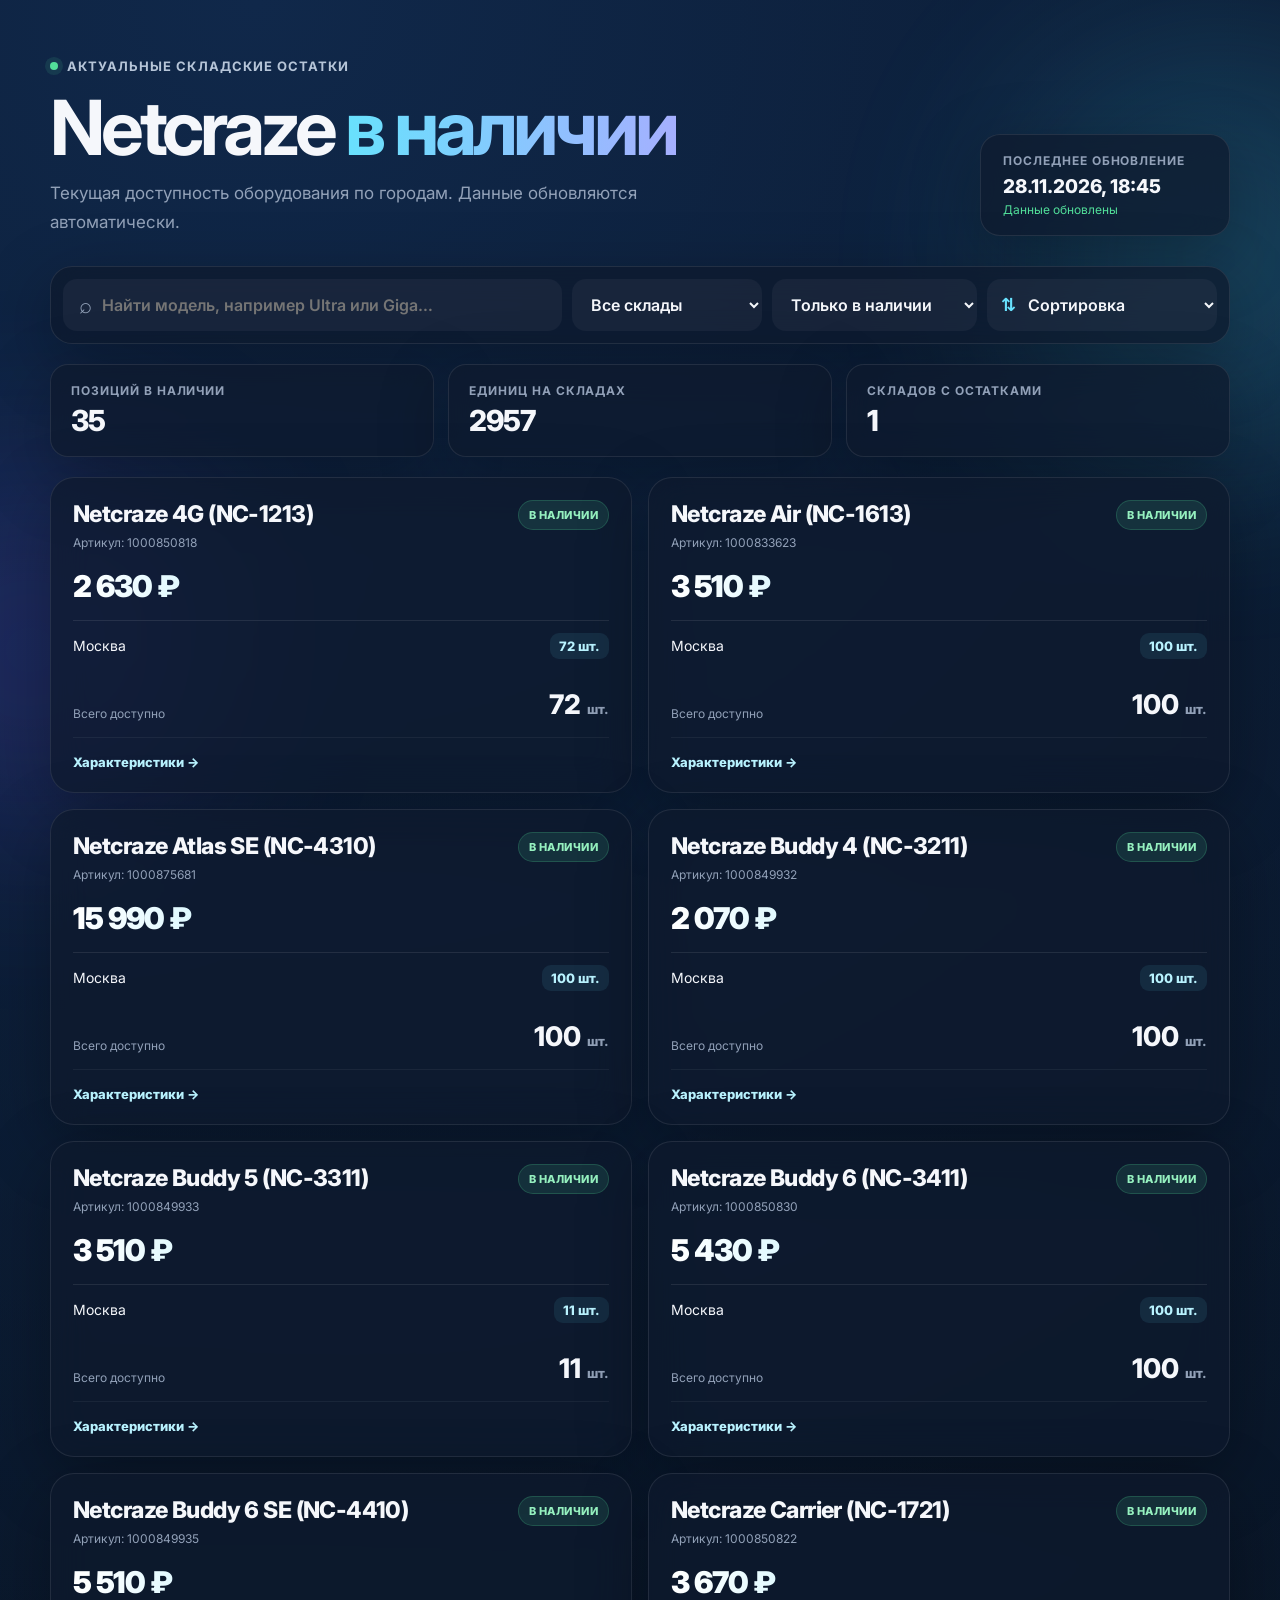
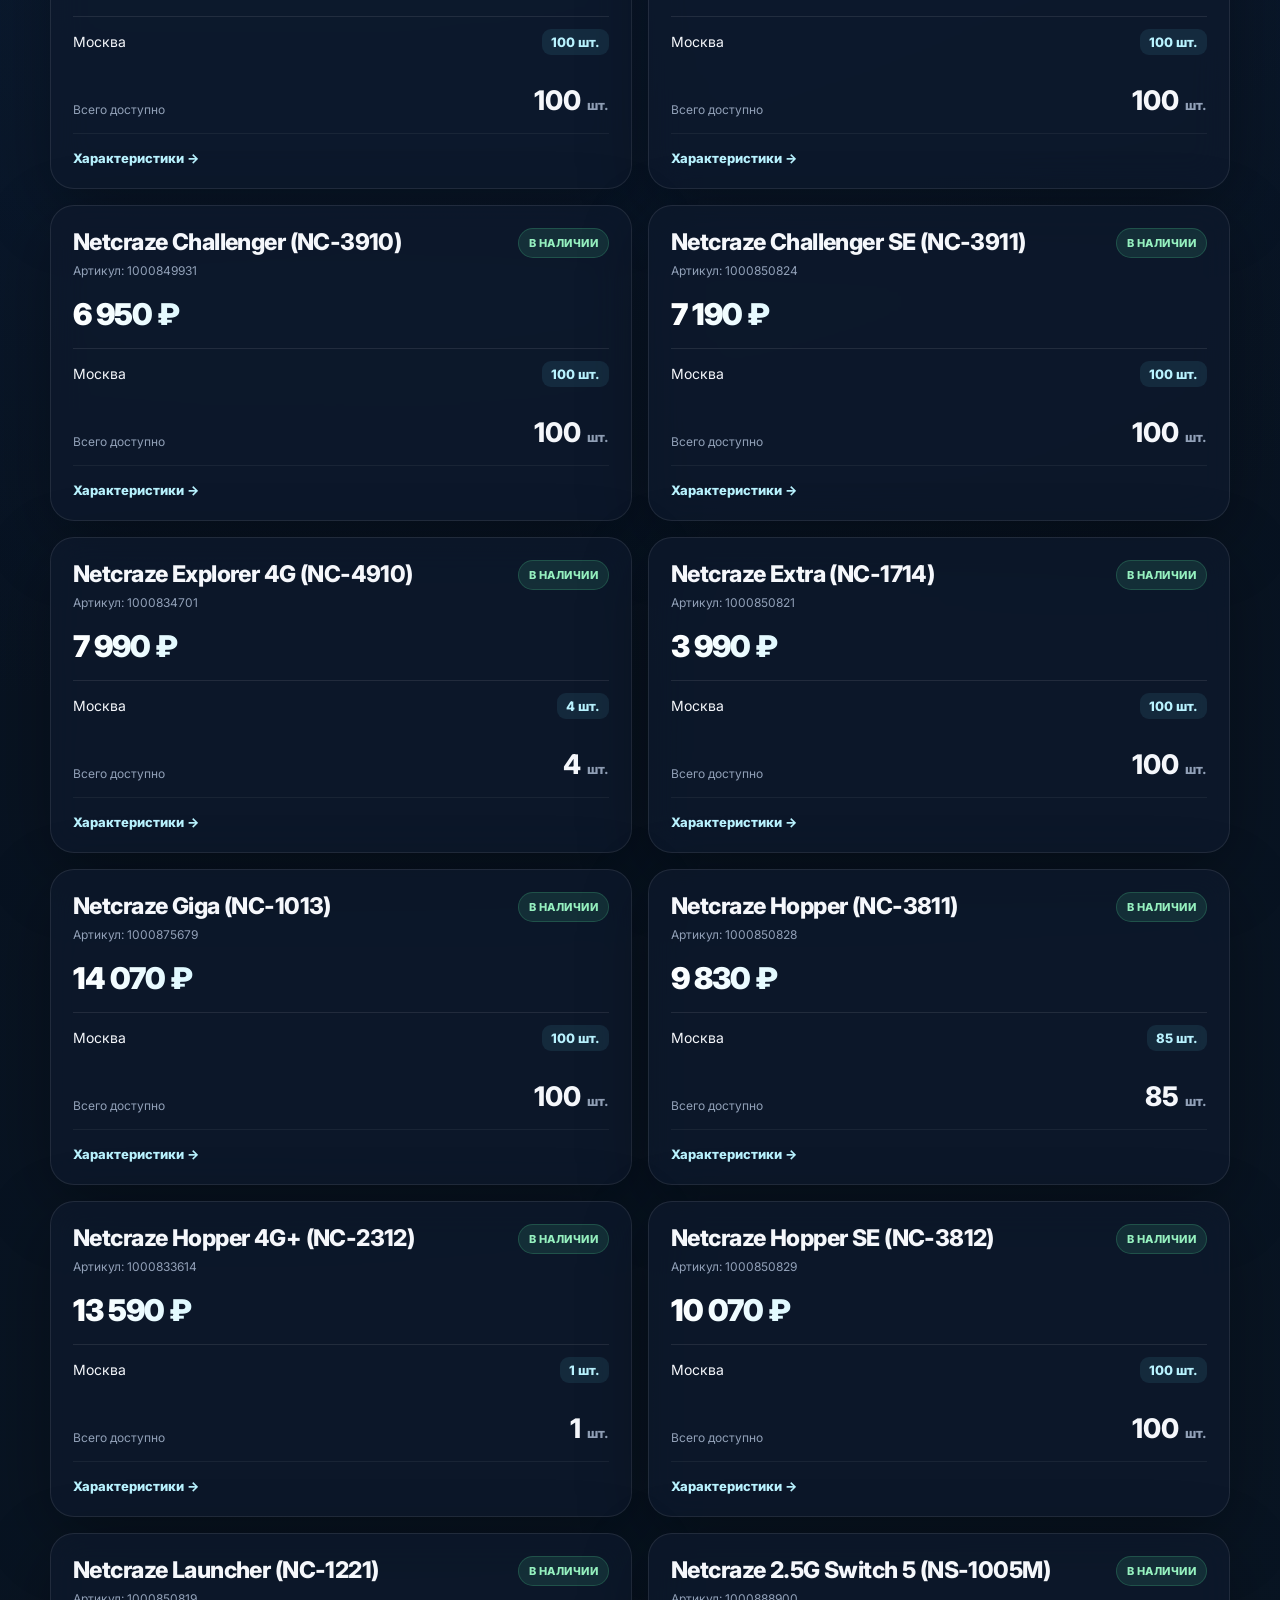
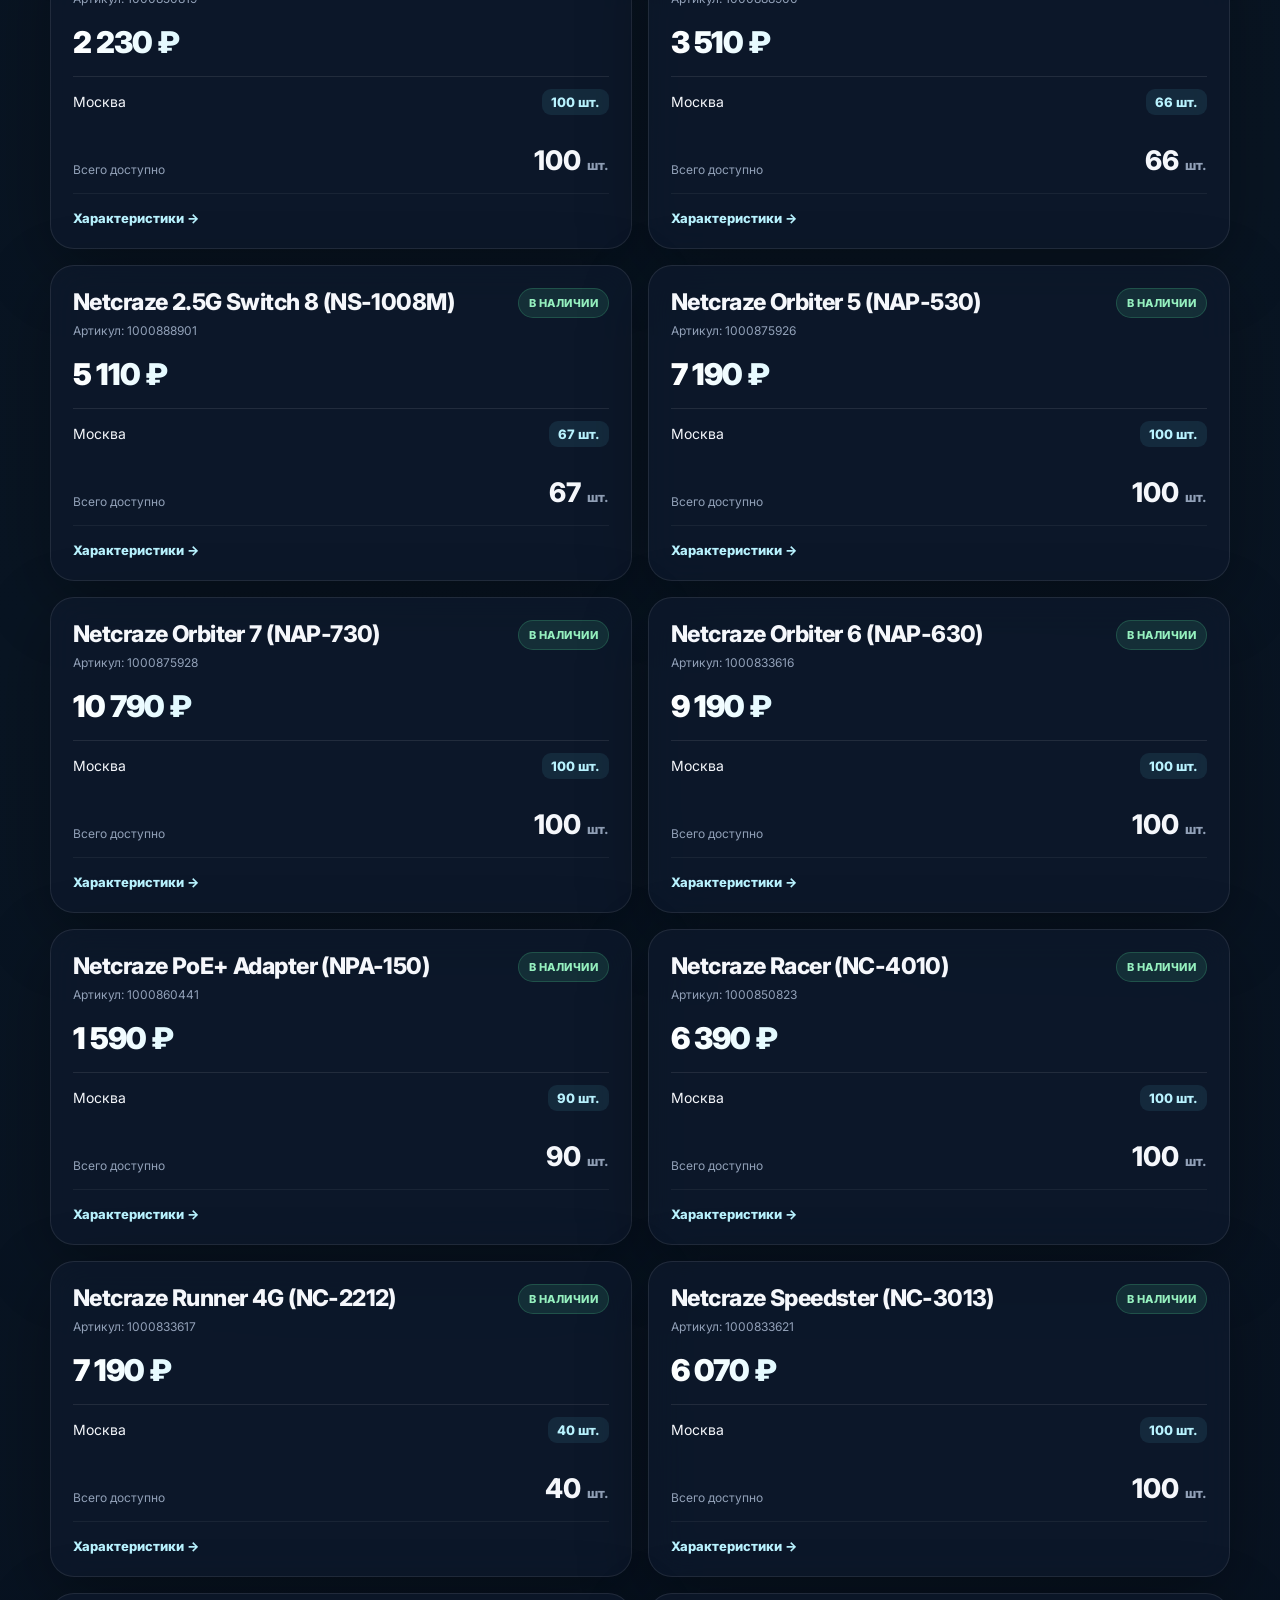
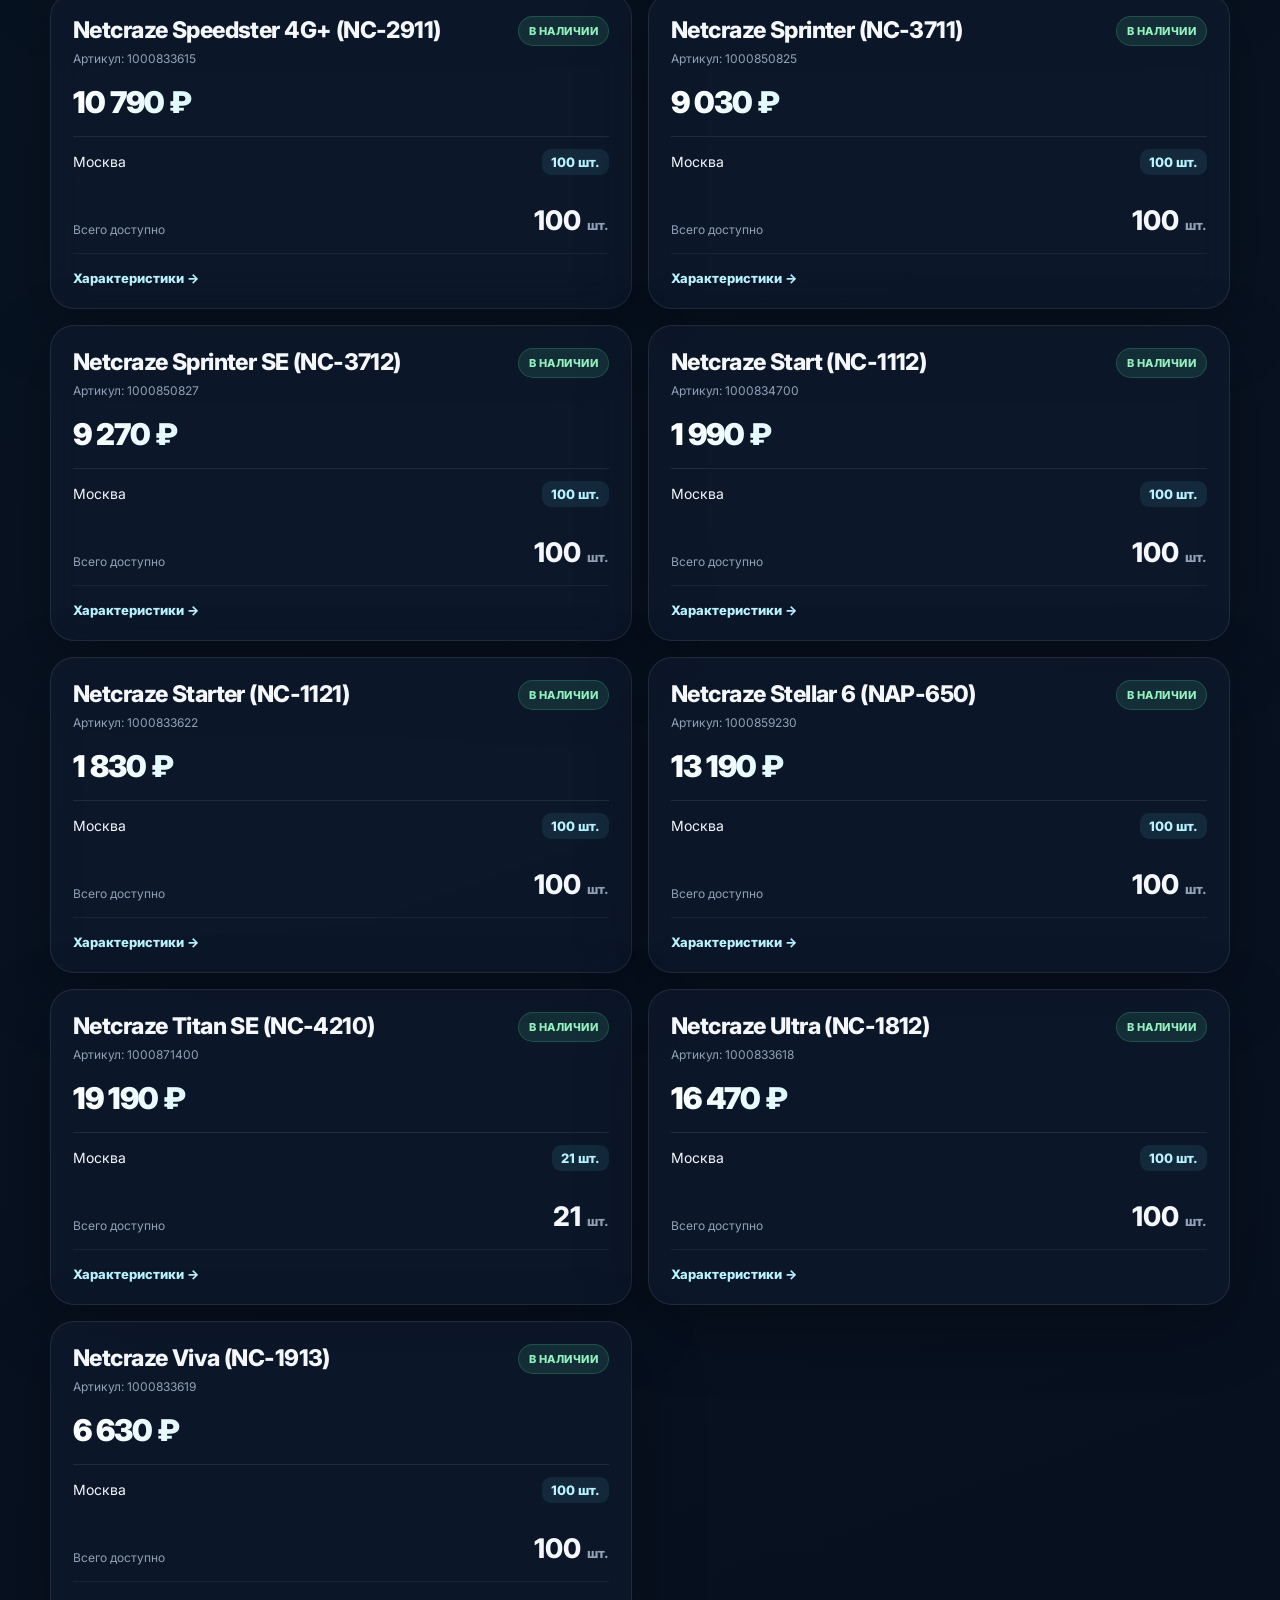
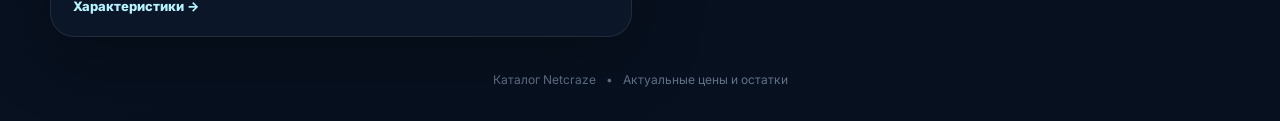
<file: index.html>
<!doctype html>
<html lang="ru">
<head>
  <meta charset="utf-8" />
  <meta name="viewport" content="width=device-width,initial-scale=1" />
  <meta name="theme-color" content="#0b1220" />
  <title>Netcraze — наличие оборудования</title>
  <link rel="preconnect" href="https://fonts.googleapis.com">
  <link rel="preconnect" href="https://fonts.gstatic.com" crossorigin>
  <link href="https://fonts.googleapis.com/css2?family=Inter:wght@400;500;600;700;800&display=swap" rel="stylesheet">
  <link rel="stylesheet" href="styles.css?v=8" />
</head>
<body>
  <div class="bg-orb bg-orb-a"></div><div class="bg-orb bg-orb-b"></div>
  <main class="shell">
    <header class="hero">
      <div>
        <div class="eyebrow"><span class="live-dot"></span> Актуальные складские остатки</div>
        <h1>Netcraze <span>в наличии</span></h1>
        <p>Текущая доступность оборудования по городам. Данные обновляются автоматически.</p>
      </div>
      <div class="updated-card">
        <div class="updated-label">Последнее обновление</div>
        <div id="updatedAt" class="updated-value">—</div>
        <div id="syncState" class="updated-sub">Загрузка данных…</div>
      </div>
    </header>

    <section class="toolbar glass">
      <label class="search-wrap">
        <span>⌕</span>
        <input id="search" type="search" placeholder="Найти модель, например Ultra или Giga…" autocomplete="off" />
      </label>
      <select id="cityFilter"><option value="">Все города</option></select>
      <select id="statusFilter">
        <option value="in-stock">Только в наличии</option>
        <option value="all">Все модели</option>
      </select>
      <label class="sort-wrap" title="Сортировка каталога">
        <span class="sort-icon">⇅</span>
        <select id="sortFilter">
          <option value="default">Сортировка</option>
          <option value="price-asc">Сначала дешевле</option>
          <option value="price-desc">Сначала дороже</option>
        </select>
      </label>
    </section>

    <section class="stats" id="stats"></section>
    <section class="products" id="products"></section>
    <div id="empty" class="empty hidden">Ничего не найдено. Попробуйте изменить фильтры.</div>

    <footer>
      <span>Каталог Netcraze</span>
      <span>•</span>
      <span>Актуальные цены и остатки</span>
    </footer>
  </main>
  <script src="app.js?v=8"></script>
</body>
</html>
</file>
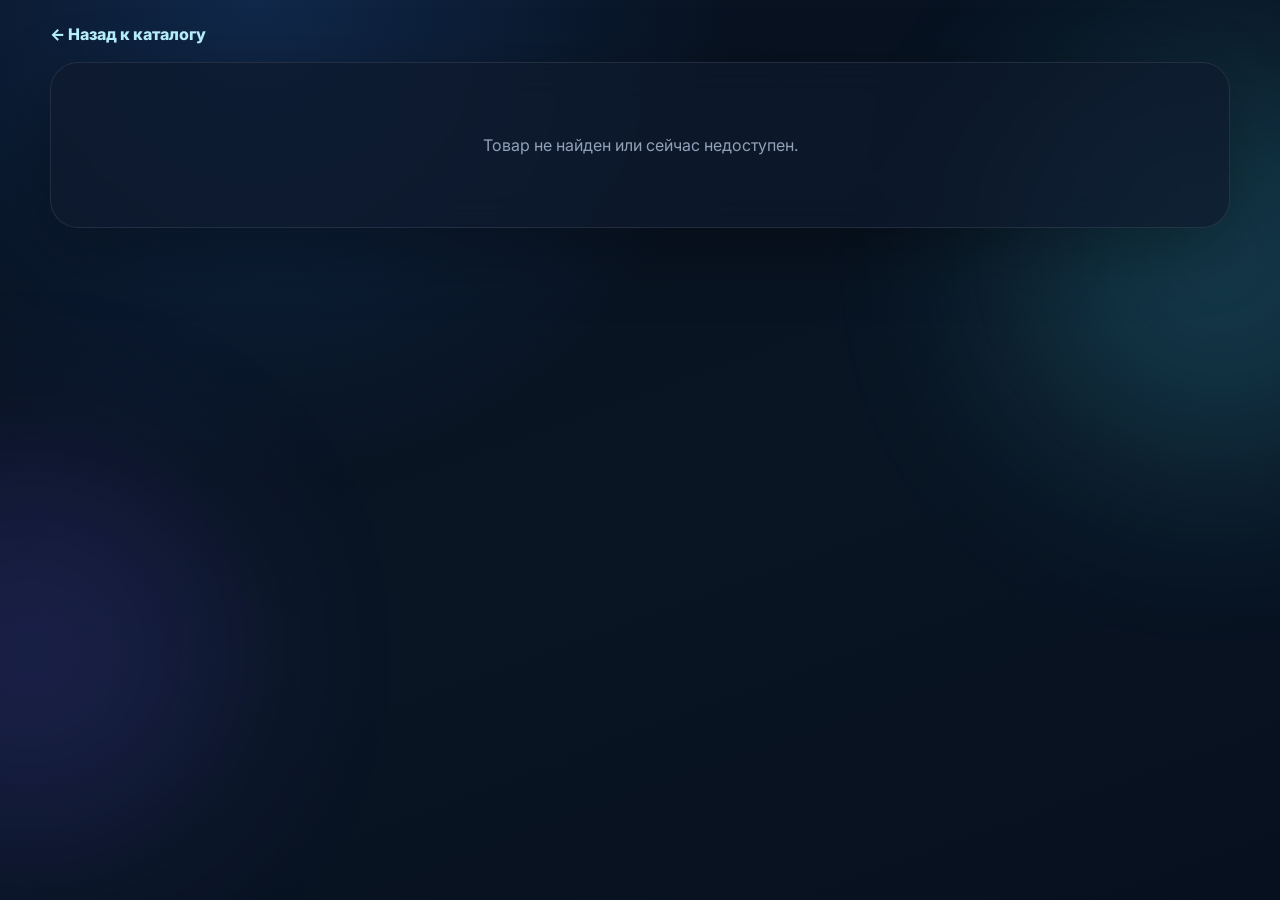
<file: product-v2.html>
<!doctype html>
<html lang="ru">
<head>
  <meta charset="utf-8" />
  <meta name="viewport" content="width=device-width,initial-scale=1" />
  <meta name="theme-color" content="#0b1220" />
  <title>Netcraze — характеристики</title>
  <link rel="preconnect" href="https://fonts.googleapis.com">
  <link rel="preconnect" href="https://fonts.gstatic.com" crossorigin>
  <link href="https://fonts.googleapis.com/css2?family=Inter:wght@400;500;600;700;800;900&display=swap" rel="stylesheet">
  <link rel="stylesheet" href="styles.css?v=8" />
  <link rel="stylesheet" href="product-v2.css?v=2" />
</head>
<body>
  <div class="bg-orb bg-orb-a"></div><div class="bg-orb bg-orb-b"></div>
  <main class="pd-shell">
    <a class="pd-back" href="index.html">← Назад к каталогу</a>
    <section id="productView" class="pd-card">
      <div class="pd-loading">Загрузка характеристик…</div>
    </section>
  </main>
  <script src="product-v2.js?v=2"></script>
</body>
</html>
</file>
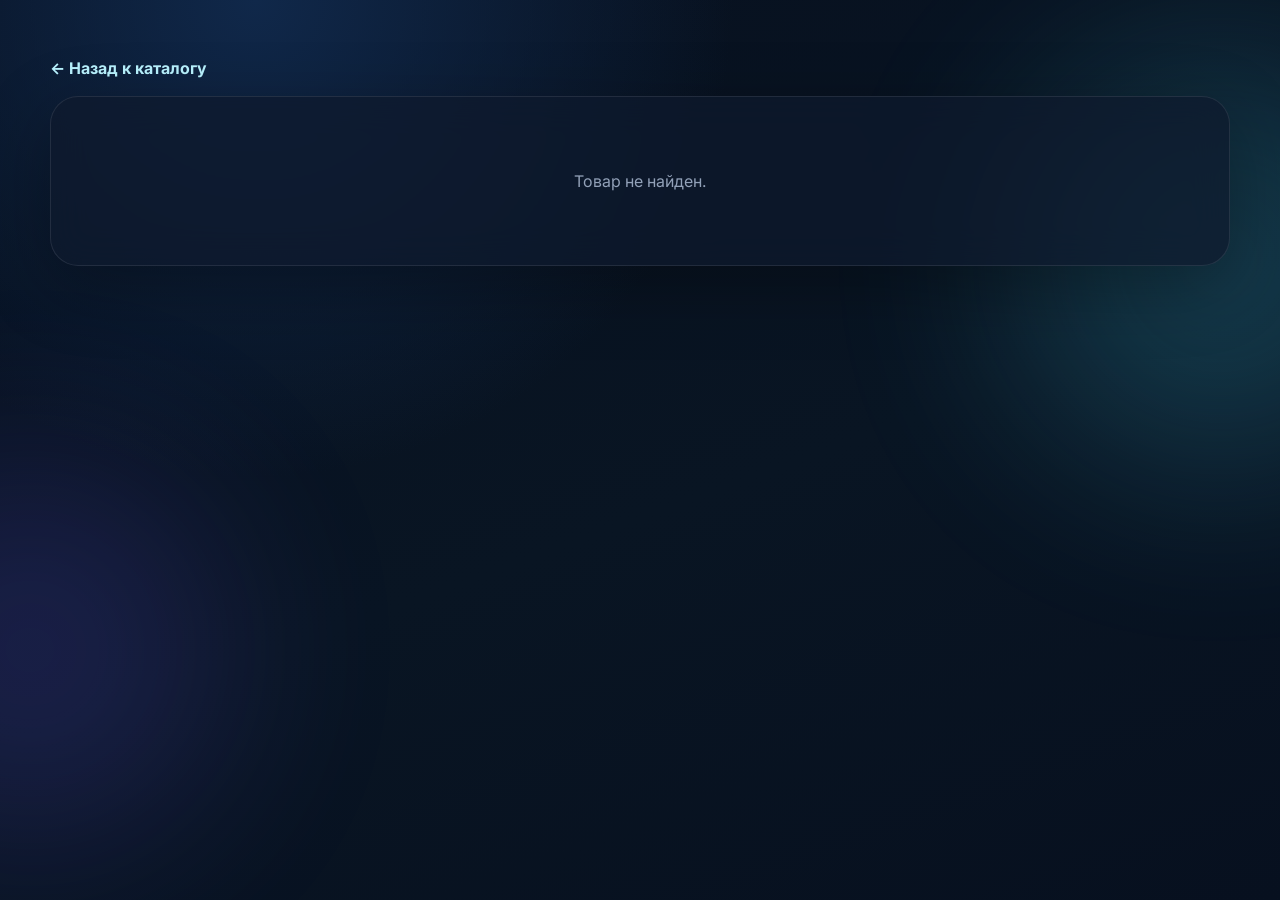
<file: product.html>
<!doctype html>
<html lang="ru">
<head>
  <meta charset="utf-8" />
  <meta name="viewport" content="width=device-width,initial-scale=1" />
  <meta name="theme-color" content="#0b1220" />
  <title>Netcraze — характеристики</title>
  <link rel="preconnect" href="https://fonts.googleapis.com">
  <link rel="preconnect" href="https://fonts.gstatic.com" crossorigin>
  <link href="https://fonts.googleapis.com/css2?family=Inter:wght@400;500;600;700;800&display=swap" rel="stylesheet">
  <link rel="stylesheet" href="styles.css?v=7" />
  <link rel="stylesheet" href="product.css?v=5" />
</head>
<body>
  <div class="bg-orb bg-orb-a"></div><div class="bg-orb bg-orb-b"></div>
  <main class="shell product-shell">
    <a class="back-link" href="index.html">← Назад к каталогу</a>
    <section id="productView" class="product-view glass">
      <div class="loading">Загрузка характеристик…</div>
    </section>
  </main>
  <script src="product.js?v=5"></script>
</body>
</html>
</file>
<file: styles.css>
:root{--bg:#07101f;--panel:rgba(15,26,45,.72);--line:rgba(255,255,255,.09);--text:#f5f7fb;--muted:#92a1b8;--accent:#68e1fd;--accent2:#7c8cff;--good:#52df9a;--warn:#f7c660;--shadow:0 20px 70px rgba(0,0,0,.3)}
*{box-sizing:border-box}html{min-height:100%;background:var(--bg)}body{margin:0;min-height:100vh;color:var(--text);font-family:Inter,system-ui,sans-serif;background:radial-gradient(circle at 20% 0%,#10284a 0%,transparent 35%),linear-gradient(160deg,#07101f 0%,#091523 55%,#07101f 100%);overflow-x:hidden}.shell{width:min(1180px,calc(100% - 32px));margin:0 auto;padding:58px 0 34px;position:relative;z-index:2}.bg-orb{position:fixed;border-radius:50%;filter:blur(100px);opacity:.18;pointer-events:none}.bg-orb-a{width:420px;height:420px;background:#49dffc;right:-150px;top:50px}.bg-orb-b{width:380px;height:380px;background:#7159ff;left:-160px;bottom:60px}.hero{display:grid;grid-template-columns:1fr auto;gap:32px;align-items:end;margin-bottom:30px}.eyebrow{font-size:13px;font-weight:700;letter-spacing:.08em;text-transform:uppercase;color:#b6c5d8;display:flex;align-items:center;gap:9px}.live-dot{width:8px;height:8px;border-radius:50%;background:var(--good);box-shadow:0 0 0 5px rgba(82,223,154,.11)}h1{font-size:clamp(42px,7vw,76px);line-height:.98;letter-spacing:-.055em;margin:16px 0 15px}h1 span{background:linear-gradient(90deg,var(--accent),#a5afff);-webkit-background-clip:text;background-clip:text;color:transparent}.hero p{margin:0;color:var(--muted);font-size:17px;max-width:650px;line-height:1.65}.glass,.updated-card,.product-card,.stat{background:var(--panel);border:1px solid var(--line);box-shadow:var(--shadow);backdrop-filter:blur(18px)}.updated-card{border-radius:20px;padding:18px 22px;min-width:250px}.updated-label{font-size:12px;text-transform:uppercase;letter-spacing:.08em;color:var(--muted);font-weight:700}.updated-value{font-weight:800;font-size:19px;margin:7px 0 4px}.updated-sub{font-size:12px;color:var(--good)}.toolbar{border-radius:22px;padding:12px;display:grid;grid-template-columns:minmax(320px,1fr) minmax(180px,190px) minmax(190px,205px) minmax(205px,230px);gap:10px}.search-wrap{display:flex;align-items:center;gap:10px;background:rgba(255,255,255,.045);border:1px solid transparent;border-radius:14px;padding:0 15px;transition:.2s;min-width:0}.search-wrap:focus-within{border-color:rgba(104,225,253,.45);background:rgba(104,225,253,.055)}.search-wrap span{font-size:22px;color:var(--muted)}input,select{width:100%;border:0;outline:0;background:rgba(255,255,255,.045);color:var(--text);border-radius:14px;padding:15px;font:inherit;font-weight:600}input{background:transparent;padding-left:0;min-width:0}select{cursor:pointer;white-space:nowrap}select option{background:#101b2c}.sort-wrap{display:flex;align-items:center;gap:8px;background:rgba(255,255,255,.045);border-radius:14px;padding-left:14px;min-width:0}.sort-wrap .sort-icon{color:var(--accent);font-size:18px;font-weight:900;flex:none}.sort-wrap select{background:transparent;padding-left:0;min-width:0}.stats{display:grid;grid-template-columns:repeat(3,1fr);gap:14px;margin:20px 0}.stat{border-radius:18px;padding:18px 20px}.stat-label{color:var(--muted);font-size:12px;text-transform:uppercase;letter-spacing:.08em;font-weight:700}.stat-value{font-size:29px;font-weight:800;margin-top:5px;letter-spacing:-.03em}.products{display:grid;grid-template-columns:repeat(2,minmax(0,1fr));gap:16px}.product-card{border-radius:24px;padding:22px;transition:transform .18s ease,border-color .18s ease}.product-card:hover{transform:translateY(-3px);border-color:rgba(104,225,253,.25)}.product-top{display:flex;justify-content:space-between;gap:16px;align-items:flex-start}.product-name{font-size:23px;font-weight:800;letter-spacing:-.025em}.product-sku{color:var(--muted);font-size:12px;margin-top:7px}.price{font-size:30px;font-weight:900;letter-spacing:-.035em;margin-top:18px;background:linear-gradient(90deg,#ffffff,var(--accent));-webkit-background-clip:text;background-clip:text;color:transparent}.badge{flex:none;border-radius:999px;padding:7px 10px;font-size:11px;font-weight:800;letter-spacing:.04em;text-transform:uppercase}.badge.good{color:#95f0bf;background:rgba(82,223,154,.12);border:1px solid rgba(82,223,154,.2)}.badge.none{color:#aab4c3;background:rgba(255,255,255,.06);border:1px solid var(--line)}.stock-list{margin-top:16px;border-top:1px solid var(--line)}.stock-row{display:grid;grid-template-columns:1fr auto;align-items:center;padding:12px 0;border-bottom:1px solid rgba(255,255,255,.055)}.stock-row:last-child{border-bottom:0}.city{font-size:14px}.qty{font-size:13px;font-weight:800;padding:5px 9px;border-radius:9px;background:rgba(104,225,253,.09);color:#b9f3ff}.stock-total{display:flex;justify-content:space-between;align-items:end;margin-top:17px}.stock-total .label{color:var(--muted);font-size:12px}.stock-total .num{font-weight:800;font-size:27px}.product-card.clickable{cursor:pointer}.details-link{margin-top:16px;padding-top:16px;border-top:1px solid rgba(255,255,255,.055);color:#b9f3ff;font-weight:800;font-size:13px}.empty{text-align:center;color:var(--muted);padding:60px 20px}.hidden{display:none}footer{display:flex;justify-content:center;gap:10px;color:#61718a;font-size:12px;padding-top:35px}
@media(max-width:1050px){.toolbar{grid-template-columns:minmax(280px,1fr) repeat(3,minmax(170px,1fr))}.toolbar select{font-size:14px}}
@media(max-width:900px){.toolbar{grid-template-columns:1fr 1fr}.search-wrap{grid-column:1/-1}.sort-wrap{padding-left:12px}}
@media(max-width:820px){.shell{padding-top:32px}.hero{grid-template-columns:1fr}.updated-card{min-width:0}.stats{grid-template-columns:1fr}.products{grid-template-columns:1fr}}
@media(max-width:560px){.toolbar{grid-template-columns:1fr}.search-wrap{grid-column:auto}.sort-wrap{width:100%}}
</file>
<file: product-v2.css>
.pd-shell{width:min(1180px,calc(100% - 32px));margin:0 auto;padding:24px 0 40px;position:relative;z-index:2}.pd-back{display:inline-flex;margin:0 0 18px;color:#b9f3ff;text-decoration:none;font-weight:800}.pd-card{background:rgba(15,26,45,.72);border:1px solid rgba(255,255,255,.09);box-shadow:0 20px 70px rgba(0,0,0,.3);backdrop-filter:blur(18px);border-radius:28px;padding:32px}.pd-loading,.pd-notfound{padding:40px;color:#92a1b8;text-align:center}.pd-head{display:grid;grid-template-columns:minmax(0,1.55fr) minmax(320px,.65fr);gap:42px;align-items:start;margin-bottom:34px}.pd-main{min-width:0}.pd-kicker{font-size:12px;font-weight:800;letter-spacing:.1em;text-transform:uppercase;color:#a9b8cc}.pd-title{font-size:clamp(42px,5vw,66px);line-height:1.02;letter-spacing:-.045em;margin:12px 0 10px;color:#f5f7fb}.pd-sku{color:#92a1b8;font-size:13px}.pd-desc{color:#92a1b8;font-size:17px;line-height:1.65;max-width:760px;margin:22px 0 18px}.pd-official{display:inline-flex;align-items:center;gap:10px;padding:13px 17px;border-radius:14px;text-decoration:none;color:#06111f;background:linear-gradient(90deg,#9ef1ff,#a9b4ff);font-weight:900;box-shadow:0 12px 30px rgba(104,225,253,.14);transition:.18s}.pd-official:hover{transform:translateY(-2px);box-shadow:0 16px 38px rgba(104,225,253,.22)}.pd-buy{border:1px solid rgba(255,255,255,.09);border-radius:22px;padding:22px;background:linear-gradient(180deg,rgba(255,255,255,.035),rgba(255,255,255,.018));box-shadow:0 16px 50px rgba(0,0,0,.18)}.pd-price{font-size:44px;font-weight:900;white-space:nowrap;letter-spacing:-.04em;color:#f5f7fb}.pd-status{display:flex;align-items:center;gap:9px;flex-wrap:wrap;margin:14px 0 16px;color:#9cefc1}.pd-status-dot{width:9px;height:9px;border-radius:50%;background:#52df9a;box-shadow:0 0 0 5px rgba(82,223,154,.1)}.pd-status-total{color:#92a1b8;font-size:13px}.pd-stock-list{display:grid;gap:10px}.pd-stock-row{display:flex;justify-content:space-between;gap:14px;align-items:center;padding:11px 12px;border-radius:12px;background:rgba(255,255,255,.035);border:1px solid rgba(255,255,255,.055)}.pd-stock-row span{color:#d7dfeb;font-size:13px}.pd-stock-row strong{color:#b9f3ff;font-size:13px}.pd-stock-empty{color:#92a1b8;font-size:13px}.pd-specs{margin-top:6px}.pd-spec-head{margin-bottom:14px}.pd-spec-kicker{font-size:11px;text-transform:uppercase;letter-spacing:.12em;color:#92a1b8;font-weight:800}.pd-spec-title{font-size:24px;margin:4px 0 0;color:#f5f7fb}.pd-table{border:1px solid rgba(255,255,255,.09);border-radius:20px;background:rgba(255,255,255,.025);overflow:hidden}.pd-row{display:grid;grid-template-columns:minmax(190px,.75fr) 1.25fr;gap:24px;padding:15px 16px;border-bottom:1px solid rgba(255,255,255,.055)}.pd-row:last-child{border-bottom:0}.pd-key{color:#92a1b8;font-size:13px}.pd-value{font-weight:700;font-size:14px;color:#f5f7fb}@media(max-width:900px){.pd-head{grid-template-columns:1fr}.pd-buy{max-width:none}.pd-price{font-size:38px}.pd-card{padding:24px}}@media(max-width:620px){.pd-shell{width:min(100% - 20px,1180px);padding-top:16px}.pd-card{padding:18px}.pd-title{font-size:38px}.pd-row{grid-template-columns:1fr;gap:6px}.pd-official{width:100%;justify-content:center}.pd-buy{padding:18px}}
</file>
<file: product.css>
.product-shell{max-width:1180px}.back-link{display:inline-flex;margin-bottom:18px;color:#b9f3ff;text-decoration:none;font-weight:700}.product-view{border-radius:28px;padding:34px}.loading,.not-found{padding:40px;color:var(--muted);text-align:center}.product-detail-head{display:grid;grid-template-columns:minmax(0,1.55fr) minmax(300px,.6fr);gap:42px;align-items:start;margin-bottom:36px}.detail-main{min-width:0}.detail-title{font-size:clamp(42px,5vw,64px);margin:12px 0 10px;line-height:1.02;letter-spacing:-.045em;max-width:820px;text-wrap:balance}.detail-sku{color:var(--muted);font-size:13px}.detail-description{color:var(--muted);font-size:17px;line-height:1.65;max-width:760px;margin:22px 0 18px}.detail-actions{margin-top:20px}.official-btn{display:inline-flex;align-items:center;gap:10px;padding:13px 17px;border-radius:14px;text-decoration:none;color:#06111f;background:linear-gradient(90deg,#9ef1ff,#a9b4ff);font-weight:900;box-shadow:0 12px 30px rgba(104,225,253,.14);transition:transform .18s ease,box-shadow .18s ease}.official-btn:hover{transform:translateY(-2px);box-shadow:0 16px 38px rgba(104,225,253,.22)}.detail-buybox{border:1px solid var(--line);border-radius:22px;padding:22px;background:linear-gradient(180deg,rgba(255,255,255,.035),rgba(255,255,255,.018));box-shadow:0 16px 50px rgba(0,0,0,.18);min-width:0}.detail-price{font-size:44px;font-weight:900;white-space:nowrap;letter-spacing:-.04em}.availability-summary{display:flex;align-items:center;gap:9px;flex-wrap:wrap;margin:14px 0 16px;color:#9cefc1}.availability-summary>span:last-child{color:var(--muted);font-size:13px}.availability-dot{width:9px;height:9px;border-radius:50%;background:var(--good);box-shadow:0 0 0 5px rgba(82,223,154,.1)}.availability-list{display:grid;gap:10px}.availability-pill{display:flex;justify-content:space-between;gap:14px;align-items:center;padding:11px 12px;border-radius:12px;background:rgba(255,255,255,.035);border:1px solid rgba(255,255,255,.055)}.availability-pill span{color:#d7dfeb;font-size:13px}.availability-pill strong{color:#b9f3ff;font-size:13px}.availability-empty{color:var(--muted);font-size:13px}.spec-section{margin-top:10px}.section-heading{display:flex;justify-content:space-between;align-items:end;gap:20px;margin-bottom:14px}.section-heading h2{font-size:24px;margin:3px 0 0}.section-kicker{font-size:11px;text-transform:uppercase;letter-spacing:.12em;color:var(--muted);font-weight:800}.section-total{font-size:13px;color:var(--muted)}.spec-table{border:1px solid var(--line);border-radius:20px;background:rgba(255,255,255,.025);overflow:hidden}.spec-row{display:grid;grid-template-columns:minmax(220px,.78fr) 1.22fr;gap:24px;padding:15px 16px;border-bottom:1px solid rgba(255,255,255,.055);align-items:center}.spec-row:last-child{border-bottom:0}.spec-key{color:var(--muted);font-size:13px}.spec-value{font-weight:700;font-size:14px}@media(max-width:1000px){.product-detail-head{grid-template-columns:minmax(0,1fr) 300px;gap:28px}.detail-title{font-size:clamp(38px,5vw,54px)}}@media(max-width:820px){.product-detail-head{grid-template-columns:1fr}.detail-buybox{max-width:none}.detail-price{font-size:38px}.product-view{padding:24px}.detail-title{max-width:none}.spec-row{grid-template-columns:minmax(170px,.7fr) 1.3fr}}@media(max-width:620px){.product-view{padding:18px}.detail-title{font-size:38px}.section-heading{align-items:flex-start;flex-direction:column}.section-total{display:none}.spec-row{grid-template-columns:1fr;gap:6px}.official-btn{width:100%;justify-content:center}.detail-buybox{padding:18px}}
</file>
